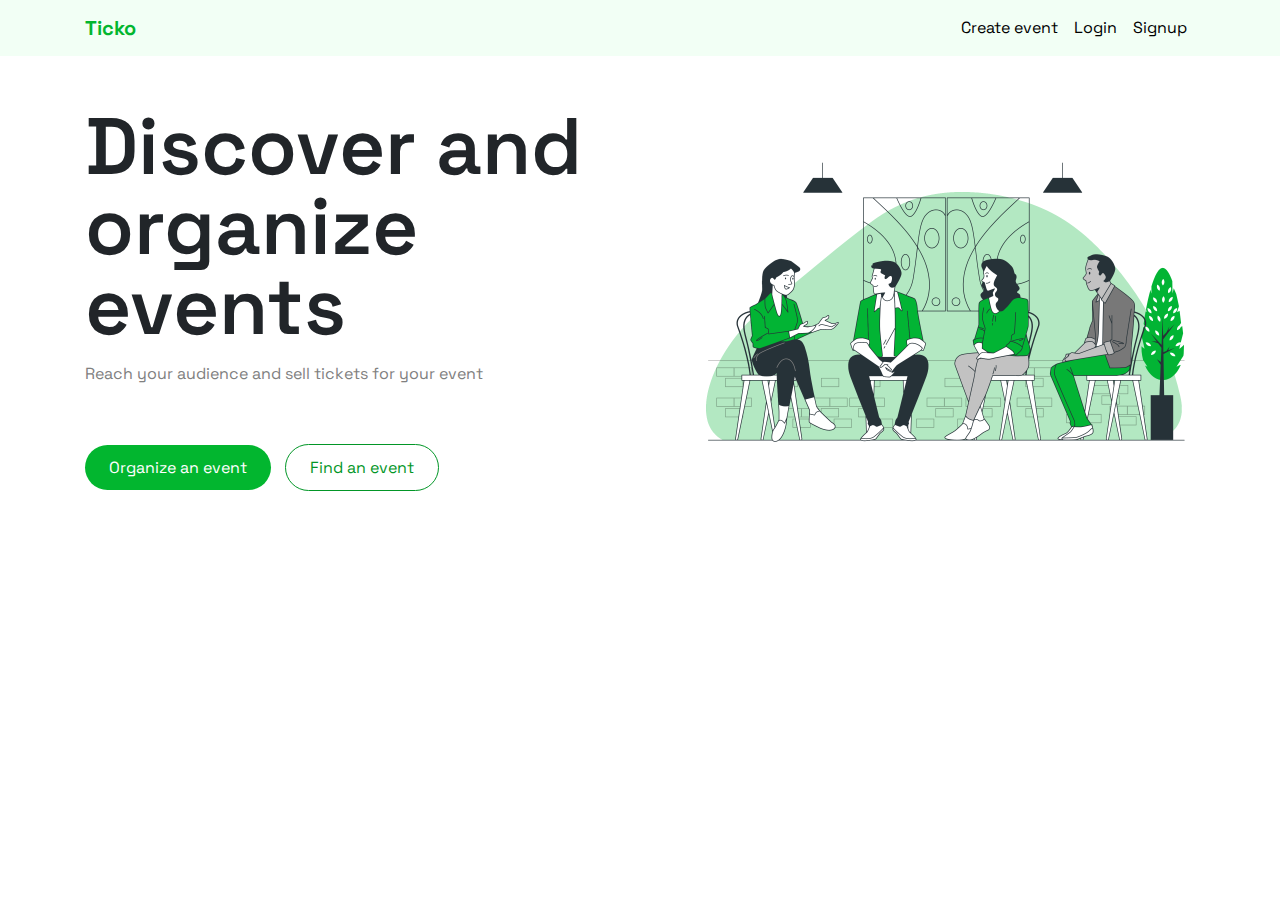
<file: index.html>
<html lang="en">
<head>
    <meta charset="UTF-8">
    <meta http-equiv="X-UA-Compatible" content="IE=edge">
    <meta name="viewport" content="width=device-width, initial-scale=1.0">
    <title>Ticko</title>

    <!--links-->
    <link rel="stylesheet" href="style.css">

    <link rel="preconnect" href="https://fonts.googleapis.com">
    <link rel="preconnect" href="https://fonts.gstatic.com" crossorigin>
    <link href="https://fonts.googleapis.com/css2?family=Space+Grotesk:wght@300;400;500;600;700&display=swap"
        rel="stylesheet">

    <!--Bootstrap-->
    <link rel="stylesheet" href="https://cdn.jsdelivr.net/npm/bootstrap@4.6.1/dist/css/bootstrap.min.css">

</head>
<body>

    <!--Navbar-->
    
    <nav class="navbar navbar-expand-lg bg">
        <div class="container">

            <a class="navbar-brand" href="#">Ticko</a>
            <button class="navbar-toggler" type="button" data-toggle="collapse" data-target="#navbarSupportedContent"
                aria-controls="navbarSupportedContent" aria-expanded="false" aria-label="Toggle navigation">
                <span class="navbar-toggler-icon"></span>
            </button>
        
            <div class="collapse navbar-collapse" id="navbarSupportedContent">
                <ul class="navbar-nav mr-auto">
                    <li class="nav-item active">
                        <a class="nav-link" href="#"></a>
                    </li>
                    <li class="nav-item">
                        <a class="nav-link" href="#"></a>
                    </li>
                </ul>
                <form class="form-inline my-2 my-lg-0">
                    <ul class="navbar-nav mr-auto">
                        <li class="nav-item active">
                            <a class="nav-link" href="./createvent.html">Create event</a>
                        </li>
                        <li class="nav-item">
                            <a class="nav-link" href="./loginpage.html">Login</a>
                        </li>
                        <li class="nav-item">
                            <a class="nav-link" href="./signupPage.html">Signup</a>
                        </li>
                    </ul>
                </form>
            </div>
        </div>
    </nav>

    <div class="container">
        <div class="land">
            <div class="cta">
                <p class="title-1">Discover and organize events</p>
                <p class="slog">Reach your audience and sell tickets for your event</p>
                <a href="./createvent.html">Organize an event</a>
                <a href="./events.html" class="ghost-btn">Find an event</a>
            </div>
            <img src="./landing-pic2.png" alt="illustration">

        </div>
    </div>




    <!--Bp Scripts-->
    <script src="https://cdn.jsdelivr.net/npm/jquery@3.5.1/dist/jquery.slim.min.js"></script>
    <script src="https://cdn.jsdelivr.net/npm/bootstrap@4.6.1/dist/js/bootstrap.bundle.min.js"></script>
    <script></script>

</body>
</html>
</file>
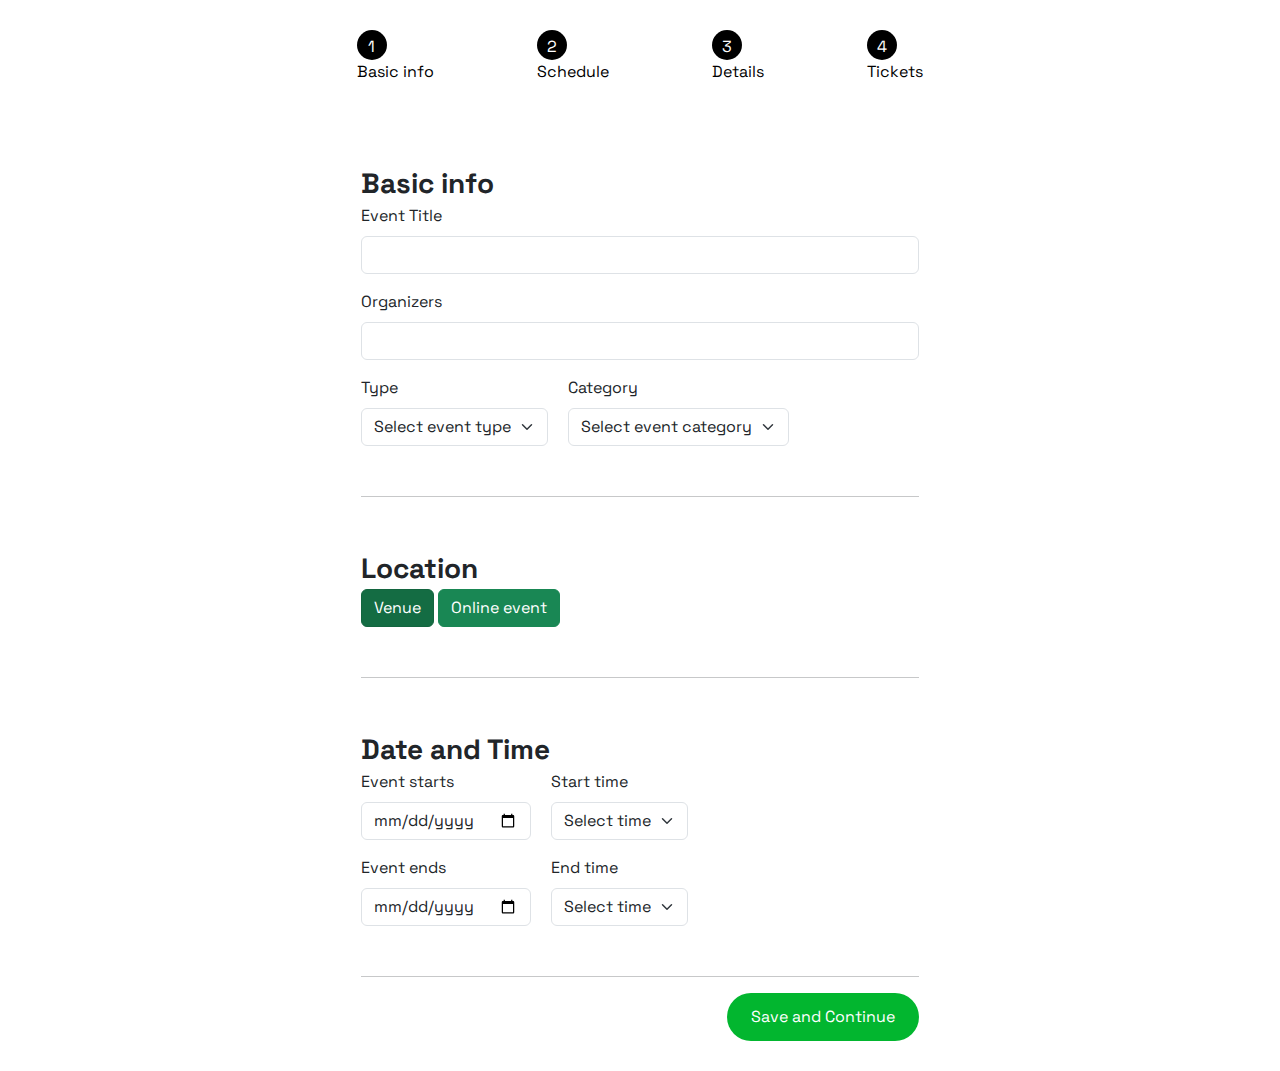
<file: createvent.html>
<html lang="en">

<head>
    <meta charset="UTF-8">
    <meta http-equiv="X-UA-Compatible" content="IE=edge">
    <meta name="viewport" content="width=device-width, initial-scale=1.0">
    <title>Create event</title>

    <!--links-->
    <link rel="stylesheet" href="events.css">

    <link rel="preconnect" href="https://fonts.googleapis.com">
    <link rel="preconnect" href="https://fonts.gstatic.com" crossorigin>
    <link href="https://fonts.googleapis.com/css2?family=Space+Grotesk:wght@300;400;500;600;700&display=swap"
        rel="stylesheet">

    <!--Bootstrap-->
    <link href="https://cdn.jsdelivr.net/npm/bootstrap@5.1.3/dist/css/bootstrap.min.css" rel="stylesheet">
    <script src="https://cdn.jsdelivr.net/npm/bootstrap@5.1.3/dist/js/bootstrap.bundle.min.js"></script>

</head>

<body>

    <div class="container">
        <div class="steps">
            <div class="step">
                <div class="num">
                    <p class="step-num">1</p>
                </div>
                <a href="">Basic info</a>
            </div>
            <div class="step">
                <div class="num">
                    <p class="step-num">2</p>
                </div>
                <a href="">Schedule</a>
            </div>
            <div class="step">
                <div class="num">
                    <p class="step-num">3</p>
                </div>
                <a href="">Details</a>
            </div>
            <div class="step">
                <div class="num">
                    <p class="step-num">4</p>
                </div>
                <a href="">Tickets</a>
            </div>
        </div>

    </div>


    <div class="container">
        <div class="form">
            <div class="basic">

                <p class="title2">Basic info</p>
                <div class="mb-3">
                    <label class="form-label">Event Title</label>
                    <input type="email" class="form-control" placeholder="">
                </div>
                <div class="mb-3">
                    <label class="form-label">Organizers</label>
                    <input type="email" class="form-control" placeholder="">
                </div>
                
                <div class="mb-3">
                    <div class="selection">
                        <div class="type">
                            <label class="form-label">Type</label>
                            <select class="form-select">
                                <option selected>Select event type</option>
                                <option value="1">Seminar</option>
                                <option value="2">Conference</option>
                                <option value="3">Other</option>
                            </select>
                        </div>
                        <div class="Category">
                            <label class="form-label">Category</label>
                            <select class="form-select">
                                <option selected>Select event category</option>
                                <option value="1">One</option>
                                <option value="2">Two</option>
                                <option value="3">Three</option>
                            </select>
                        </div>
                    </div>
                </div>
            </div>

            <hr>
            
            <div class="location">
                <p class="title2">Location</p>
                
                <div class="mb-3">
                    <input type="radio" class="btn-check" name="options" id="option1" autocomplete="off" checked>
                    <label class="btn btn-success" for="option1">Venue</label>
                    
                    <input type="radio" class="btn-check" name="options" id="option2" autocomplete="off">
                    <label class="btn btn-success" for="option2">Online event</label>
                    
                </div>
                
                
            </div>
            
            <hr>
            
            <div class="datentime">
                <p class="title2">Date and Time</p>

                <div class="mb-3">
                    <div class="selection">
                        <div class="start-date">
                            <label class="form-label">Event starts</label>
                            <input type="date" class="form-control" placeholder="">
                        </div>
                        <div class="Category">
                            <label class="form-label">Start time</label>
                            <select class="form-select">
                                <option selected>Select time</option>
                                <option value="1">7:00AM</option>
                                <option value="2">7:30AM</option>
                                <option value="3">8:00AM</option>
                            </select>
                        </div>
                        
                    </div>
                </div>
                
                <div class="mb-3">
                    <div class="selection">
                        <div class="start-date">
                            <label class="form-label">Event ends</label>
                            <input type="date" class="form-control" placeholder="">
                        </div>
                        <div class="Category">
                            <label class="form-label">End time</label>
                            <select class="form-select">
                                <option selected>Select time</option>
                                <option value="1">7:00AM</option>
                                <option value="2">7:30AM</option>
                                <option value="3">8:00AM</option>
                            </select>
                        </div>
                        
                    </div>
                </div>
                
                
                
            </div>

            
            <hr>

            <a href="./schedule.html">Save and Continue</a>


        </div>
    </div>









    <!--Bp Scripts-->
    <script src="https://cdn.jsdelivr.net/npm/@popperjs/core@2.10.2/dist/umd/popper.min.js"></script>
    <script src="https://cdn.jsdelivr.net/npm/bootstrap@5.1.3/dist/js/bootstrap.min.js"></script>

</body>

</html>
</file>
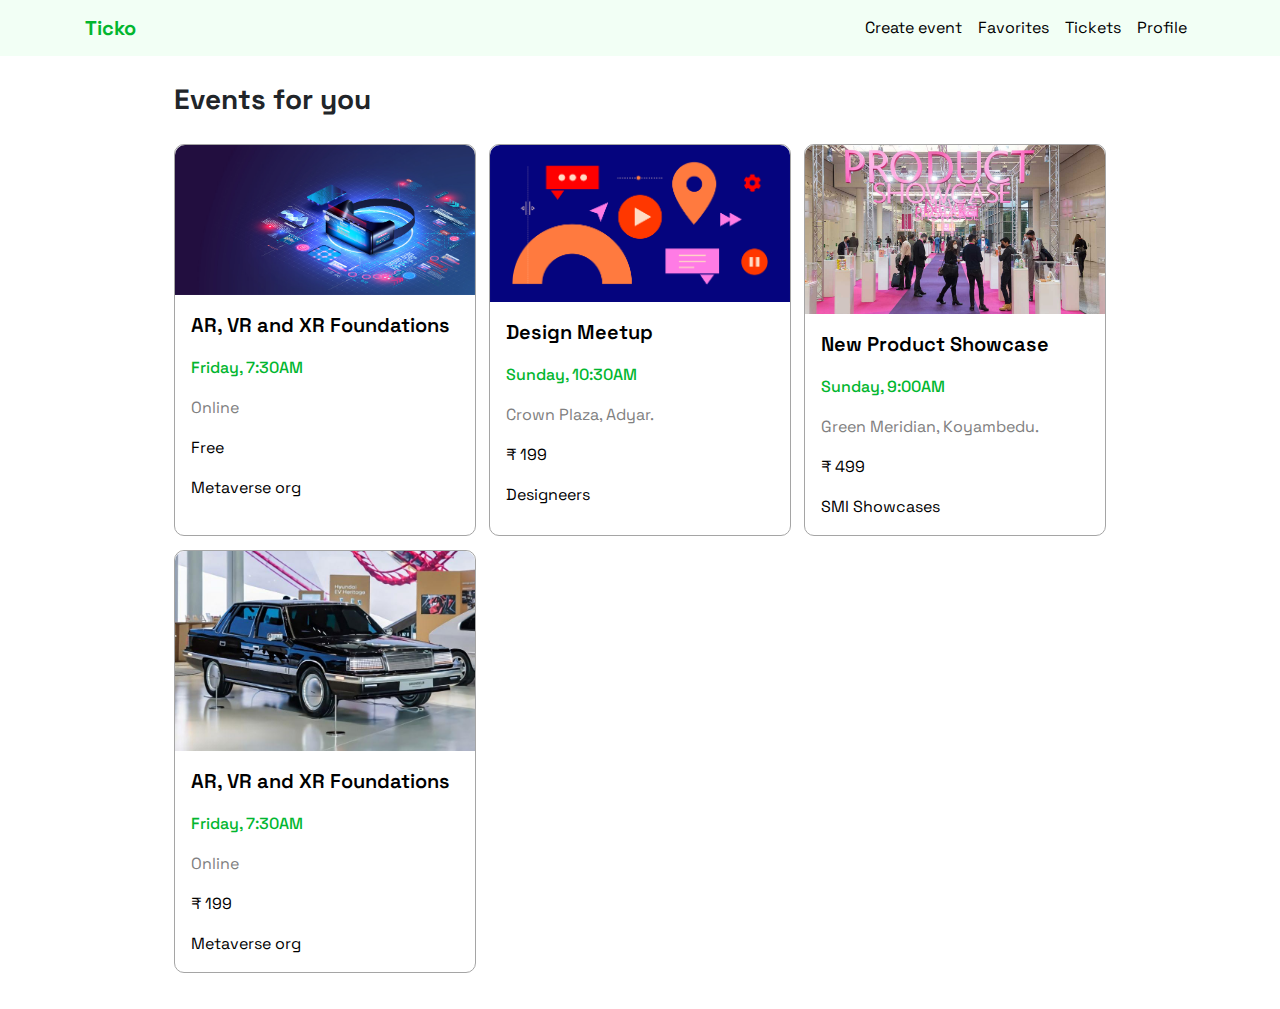
<file: events.html>
<html lang="en">

<head>
    <meta charset="UTF-8">
    <meta http-equiv="X-UA-Compatible" content="IE=edge">
    <meta name="viewport" content="width=device-width, initial-scale=1.0">
    <title>Document</title>

    <!--links-->
    <link rel="stylesheet" href="events.css">

    <link rel="preconnect" href="https://fonts.googleapis.com">
    <link rel="preconnect" href="https://fonts.gstatic.com" crossorigin>
    <link href="https://fonts.googleapis.com/css2?family=Space+Grotesk:wght@300;400;500;600;700&display=swap"
        rel="stylesheet">

    <!--Bootstrap-->
        <link rel="stylesheet" href="https://cdn.jsdelivr.net/npm/bootstrap@4.6.1/dist/css/bootstrap.min.css">


</head>

<body>

    <!--Navbar-->
    
    <nav class="navbar navbar-expand-lg bg">
        <div class="container">
    
            <a class="navbar-brand" href="index.html">Ticko</a>
            <button class="navbar-toggler" type="button" data-toggle="collapse" data-target="#navbarSupportedContent"
                aria-controls="navbarSupportedContent" aria-expanded="false" aria-label="Toggle navigation">
                <span class="navbar-toggler-icon"></span>
            </button>
    
            <div class="collapse navbar-collapse" id="navbarSupportedContent">
                <ul class="navbar-nav mr-auto">
                    <li class="nav-item active">
                        <a class="nav-link" href="#"></a>
                    </li>
                    <li class="nav-item">
                        <a class="nav-link" href="#"></a>
                    </li>
                </ul>
                <form class="form-inline my-2 my-lg-0">
                    <ul class="navbar-nav mr-auto">
                        <li class="nav-item active">
                            <a class="nav-link" href="createvent.html">Create event</a>
                        </li>
                        <li class="nav-item">
                            <a class="nav-link" href="#">Favorites</a>
                        </li>
                        <li class="nav-item">
                            <a class="nav-link" href="#">Tickets</a>
                        </li>
                        <li class="nav-item">
                            <a class="nav-link" href="#">Profile</a>
                        </li>
                    </ul>
                </form>
            </div>
        </div>
    </nav>

    <div class="container">

        <div class="cont2">

            <p class="title2">Events for you</p>
    
            <br>
            <div class="events">
                <a href="./each-event.html" class="car">
                    <img src="./vr.jpg" alt="">
                    <div class="details">
                        <p class="e-title">AR, VR and XR Foundations</p>
                        <p class="e-time">Friday, 7:30AM</p>
                        <p class="e-place">Online</p>
                        <p class="e-cost">Free</p>
                        <p class="e-organizer">Metaverse org</p>
                    </div>
                </a>
                <a href="./each-event.html" class="car">
                    <img src="./meetup.png" alt="">
                    <div class="details">
                        <p class="e-title">Design Meetup</p>
                        <p class="e-time">Sunday, 10:30AM</p>
                        <p class="e-place">Crown Plaza, Adyar.</p>
                        <p class="e-cost">₹ 199</p>
                        <p class="e-organizer">Designeers</p>
                    </div>
                </a>
                <a href="./each-event.html" class="car">
                    <img src="./ps.jpg" alt="">
                    <div class="details">
                        <p class="e-title">New Product Showcase</p>
                        <p class="e-time">Sunday, 9:00AM</p>
                        <p class="e-place">Green Meridian, Koyambedu.</p>
                        <p class="e-cost">₹ 499</p>
                        <p class="e-organizer">SMI Showcases</p>
                    </div>
                </a>
                <a href="./each-event.html" class="car">
                    <img src="./hev.jpg" alt="">
                    <div class="details">
                        <p class="e-title">AR, VR and XR Foundations</p>
                        <p class="e-time">Friday, 7:30AM</p>
                        <p class="e-place">Online</p>
                        <p class="e-cost">₹ 199</p>
                        <p class="e-organizer">Metaverse org</p>
                    </div>
                </a>
                
                
            </div>
        </div>

    </div>







    <!--Bp Scripts-->
    <script src="https://cdn.jsdelivr.net/npm/jquery@3.5.1/dist/jquery.slim.min.js"></script>
    <script src="https://cdn.jsdelivr.net/npm/bootstrap@4.6.1/dist/js/bootstrap.bundle.min.js"></script>

</body>
    
</html>
</file>
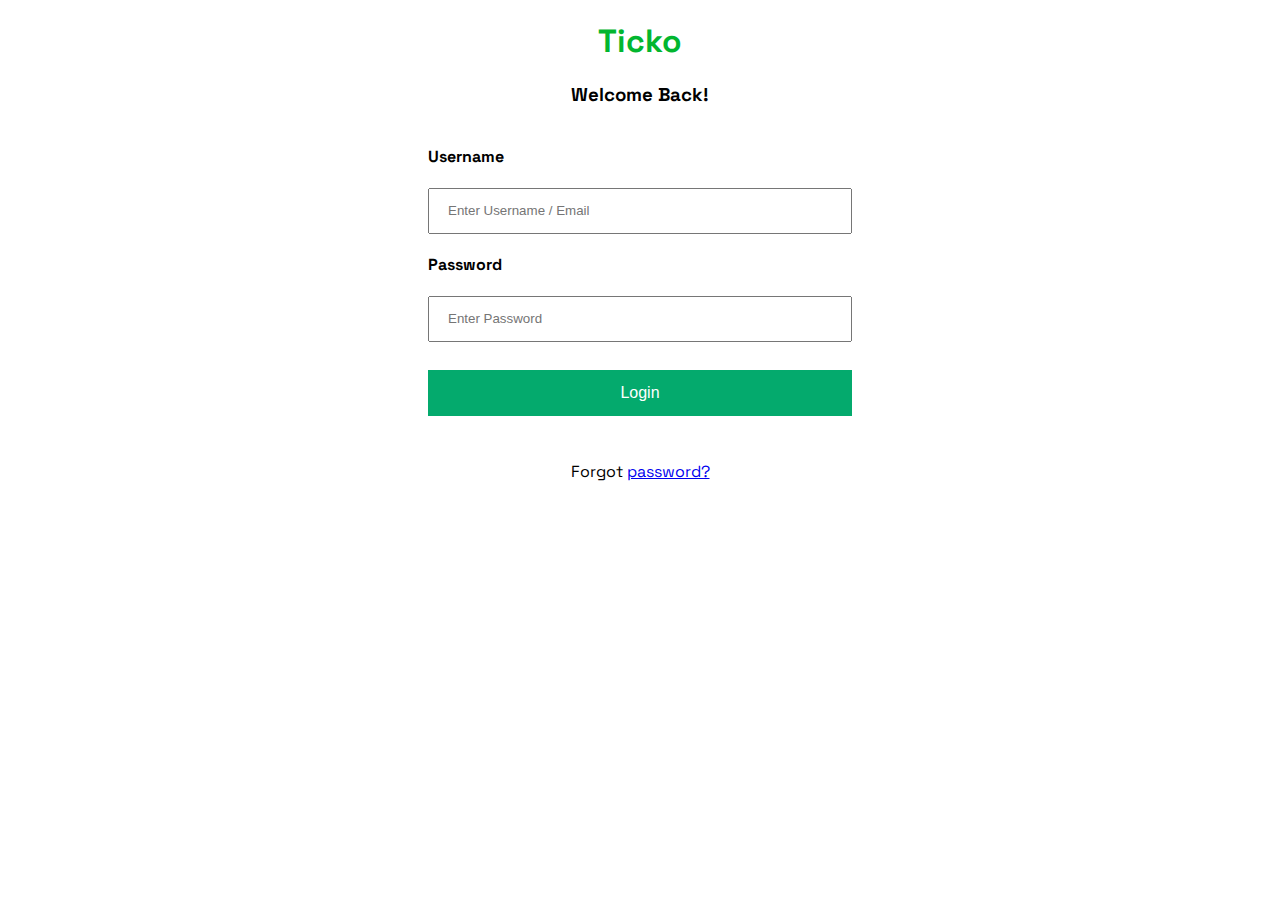
<file: loginpage.html>
<!DOCTYPE html>
<html lang="en">
<head>
    <meta charset="UTF-8">
    <meta http-equiv="X-UA-Compatible" content="IE=edge">
    <meta name="viewport" content="width=device-width, initial-scale=1.0">
    <title>Document</title>
    <link rel="stylesheet" href="loginstyle.css">

    <link rel="preconnect" href="https://fonts.googleapis.com">
    <link rel="preconnect" href="https://fonts.gstatic.com" crossorigin>
    <link href="https://fonts.googleapis.com/css2?family=Space+Grotesk:wght@300;400;500;600;700&display=swap"
        rel="stylesheet">

</head>
<body>
    <div class="brand">
        <h1>Ticko</h1>
        <h3>Welcome Back!</h3><br>
    </div>
    <div class="login-form">
            <form >
                <label>Username</label>
                <br><br>
                <input type="text" placeholder="Enter Username / Email" name="uname" required><br>
                <label>Password</label>
                <br>
                <br>
            
           <input type="password" placeholder="Enter Password" name="psw" required>
           <br> 
            <button type="submit"><a href="./events.html">Login</a></button><br>
            <br>            
            
            <p class="psw">Forgot <a href="#">password?</a></p>
        </div>
    </form>
</body>
</html>
</file>
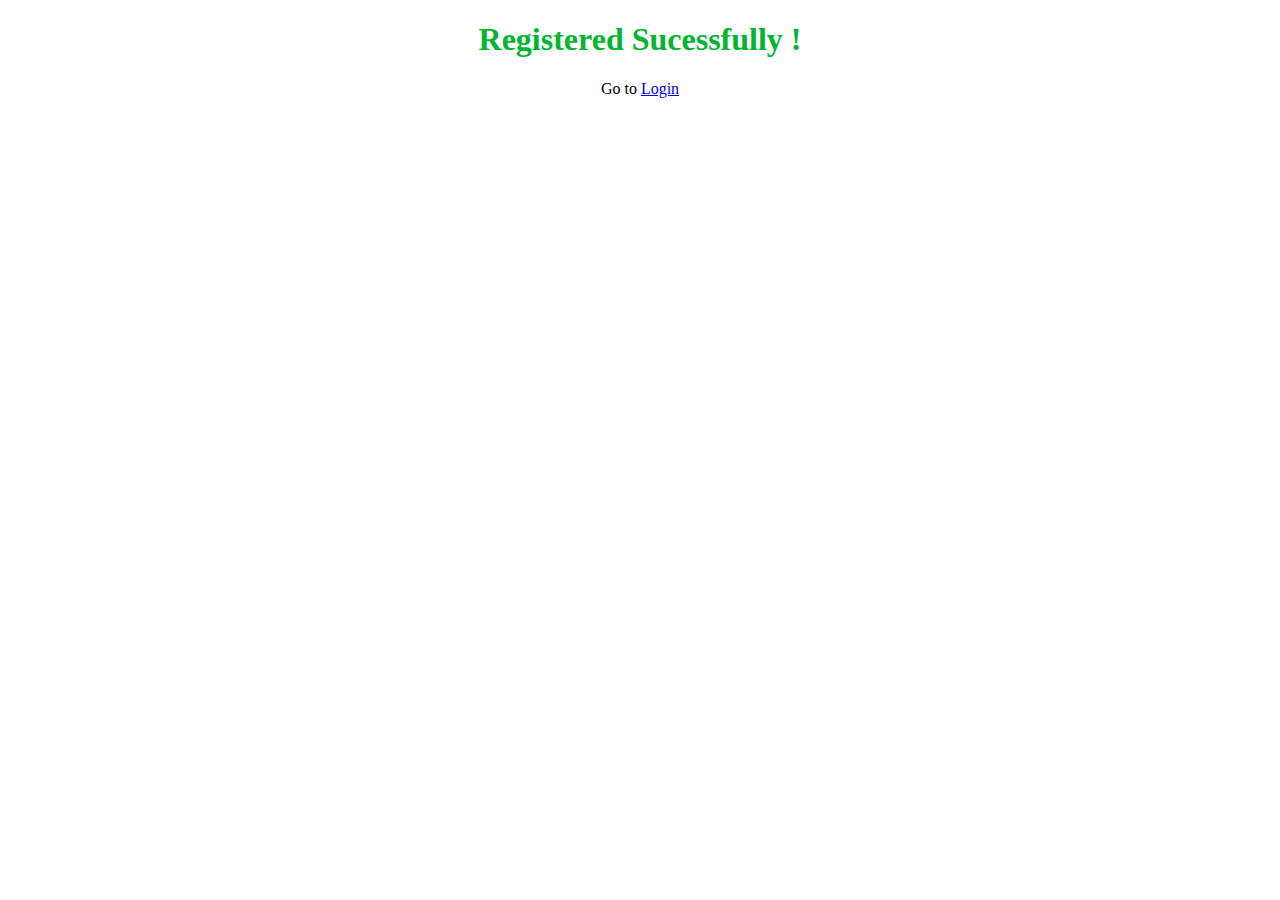
<file: register.html>
<!DOCTYPE html>
<html lang="en">
<head>
    <meta charset="UTF-8">
    <meta http-equiv="X-UA-Compatible" content="IE=edge">
    <meta name="viewport" content="width=device-width, initial-scale=1.0">
    <title>Document</title>
</head>
<body>
    <h1 style="text-align: center;color: rgb(2, 182, 47);"> Registered Sucessfully !</h1>
    <p style="text-align: center">Go to <a href="loginpage.html">Login</a></p>
</body>
</html>
</file>
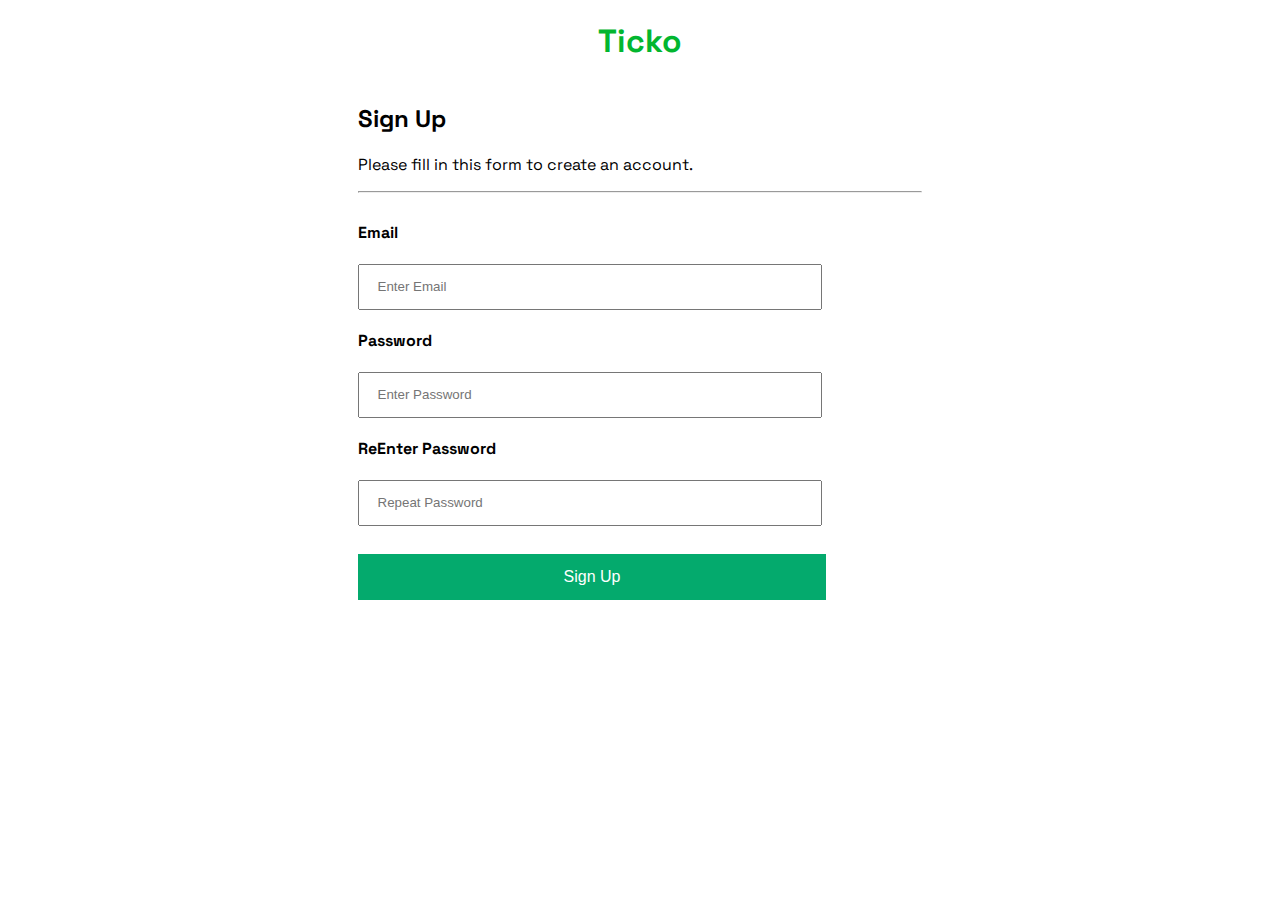
<file: signupPage.html>
<!DOCTYPE html>
<html lang="en">
<head>
    <meta charset="UTF-8">
    <meta http-equiv="X-UA-Compatible" content="IE=edge">
    <meta name="viewport" content="width=device-width, initial-scale=1.0">
    <title>Document</title>
    <link rel="stylesheet" href="signupstyle.css">
    <link rel="preconnect" href="https://fonts.googleapis.com">
    <link rel="preconnect" href="https://fonts.gstatic.com" crossorigin>
    <link href="https://fonts.googleapis.com/css2?family=Space+Grotesk:wght@300;400;500;600;700&display=swap"
        rel="stylesheet">

</head>
<body>
    <div class="brand">
        <h1>Ticko</h1>
    </div>
    <div class="signup-form">
    <form>
        <h2>Sign Up</h2>
      <p>Please fill in this form to create an account.</p>
      <hr>
      <br>
      <label>Email</label><br><br>
      <input type="text" placeholder="Enter Email" name="email" required><br>
      <label> Password</label><br><br>
      <input type="password" placeholder="Enter Password" name="psw" required><br>

      <label>ReEnter Password</label><br><br>
      <input type="password" placeholder="Repeat Password" name="psw-repeat" required>

        <button type="submit"><a href="register.html">Sign Up</a></button>
    </div>
</form>
</body>
</html>
</file>
<file: style.css>
body{
    font-family: 'Space Grotesk', sans-serif !important;
    background-color: rgb(255, 255, 255) !important;
}

nav.bg{
    background-color: rgb(242, 255, 245);
}

a.navbar-brand{
    font-weight: 700;
    color: rgb(2, 182, 47) !important;
}

.nav-item .nav-link{
    color: black !important;
    transition: all .2s ease-in;
}

.navbar-nav .nav-item.active{
    color: rgb(2, 182, 47) !important;
    
}

.nav-item .nav-link:hover{
    color: rgb(2, 182, 47) !important;
}

.land{
    display: flex;
}

.land .title-1{
    margin-top: 50px;
}

.land .slog{
    color: grey;
    margin-bottom: 70px;
}

.land a{
    background-color: rgb(2, 182, 47);
    color: #fff;
    padding: 12px 24px;
    border-radius: 40px;
    text-decoration: none;
    transition: all .2s ease-in;
}

.land a.ghost-btn{
    background-color: #fff;
    border: 1px solid rgb(2, 150, 39);
    color: rgb(2, 150, 39);
    text-decoration: none;
    transition: all .2s ease-in;
    margin-left: 10px;
}

.land a:hover{
    text-decoration: none;
    color: #fff;
    background-color: rgb(2, 150, 39);
}

.land img{
    width: 500px;
    margin-left: 30px;
    align-items: center;
}






/*TEXTS*/

.title-1{
    font-size: 80px;
    font-weight: 600;
    line-height: 80px;
}
</file>
<file: events.css>
body{
    font-family: 'Space Grotesk', sans-serif !important;
}

/*NAV*/

nav.bg {
    background-color: rgb(242, 255, 245);
}

a.navbar-brand {
    font-weight: 700;
    color: rgb(2, 182, 47) !important;
}

.nav-item .nav-link {
    color: black !important;
    transition: all .2s ease-in;
}

.navbar-nav .nav-item.active {
    color: rgb(2, 182, 47) !important;

}

.nav-item .nav-link:hover {
    color: rgb(2, 182, 47) !important;
}


/*OTHERS*/

.steps{
    display: flex;
    justify-content: space-around;
    align-items: center;
    padding: 0% 20%;
    margin-top: 30px;

}

.steps .step{
    text-align: center;
}

.num{
    background-color: #000;
    border-radius: 50px;
    width: 30px;
    height: 30px;
}

.step-num{
    margin-bottom: 0%;
    padding: 5px;
    color: #fff;
}

.step a{
    color: #000;
    text-decoration: none;
}

.form{
    padding: 7% 25%;
}

.selection{
    display: flex;
}

.type,.start-date{
    margin-right: 20px;
}


select{
    width: 100%;
}

.basic{
    margin-bottom: 50px;
}

.location, .datentime{
    margin-top: 50px;
    margin-bottom: 50px;
}



.title2{
    font-size: 28px;
    font-weight: 700;
    margin-bottom: 0;
}

.title3{
    font-size: 18px;
    font-weight: 500;

}


.form a{
    background-color: rgb(2, 182, 47);
    color: #fff;
    padding: 12px 24px;
    border-radius: 40px;
    text-decoration: none;
    transition: all .2s ease-in;
    float: right;
}

.form a:hover{
    text-decoration: none;
    color: #fff;
    background-color: rgb(2, 150, 39);
}

.form a.back-btn{
    background-color: #fff;
    border: 1px solid rgb(2, 150, 39);
    color: rgb(2, 150, 39);
    text-decoration: none;
    transition: all .2s ease-in;
    margin-right: 10px;
}



/*EVENTS*/


.events{
    display: flex;
    justify-content: space-between;
    flex-wrap: wrap;
}
.cont2{
    padding: 2% 8%;
}

a.car{
    color: #000;
    border: 1px solid #a5a5a5;
    border-radius: 10px;
    margin-bottom: 14px;
    text-decoration: none;
    transition: all .2s ease-in-out;
}

.car:hover{
    color: #000;
    -webkit-box-shadow: 0px 2px 15px -6px rgba(0,0,0,0.75);
    -moz-box-shadow: 0px 2px 15px -6px rgba(0,0,0,0.75);
    box-shadow: 0px 2px 15px -6px rgba(0,0,0,0.75);
    text-decoration: none;
}

.car img{
    width: 300px;
    margin-bottom: 15px;
    border-top-left-radius: 10px;
    border-top-right-radius: 10px;
}

.details{
    margin-left: 16px;
}

.e-title{
    font-weight: 600;
    font-size: 20px;
}

.e-time{
    color: rgb(2, 182, 47);
    font-weight: 500;
}

.e-place{
    color: grey;
        
}






/*EACH-EVENT*/


a.back{
    color: #000;
    text-decoration: none;
    transition: all .2s ease-in-out;
}

a.back:hover{
    padding-left: 0%;
}


.event-box{
    display: flex;

}

.event-details{
    width: 650px;
    margin-right: 20px;
}

.ticket-purchase{
    border: solid 1px #8a8a8a;
    border-radius: 4px;
    padding: 20px;
    width: 300px;
}

.ticket-purchase a{
    background-color: rgb(2, 182, 47);
    color: #fff;
    padding: 12px 24px;
    border-radius: 40px;
    text-decoration: none;
    transition: all .2s ease-in;
}

.ticket-purchase a:hover{
    color: #fff;
    background-color: rgb(4, 160, 43);

}

.event-details img{
    width: 100%;
}

.datenvenue{
    display: flex;
}

p i{
    font-size: 10px;
}

.datenvenue .e-place{
    margin-left: 10px;
}






@media (max-width: 460px) {
    .event-box{
        flex-direction: column;
    }
    
}
</file>
<file: loginstyle.css>
body {
  font-family: 'Space Grotesk', sans-serif !important;

}

.login-form{
  display: flex;
  flex-direction: column;
  justify-content: center;
  align-items: center;
}

.brand{
  text-align: center;
  color: rgb(2, 182, 47);
}
h3 {
  color: black;
}
input[type="text"], input[type="password"]{
  width: 400px;
  height: 40px;
  padding-left: 18px;
  margin-bottom: 20px;
 
}
label {
  font-weight: bold;
}
button {
  background-color: #04AA6D;
  color: white;
  padding: 14px 20px;
  margin: 8px 0;
  border: none;
  cursor: pointer;
  width: 100%;
}

.psw {
  text-align: center;
}

button a {
  text-decoration: none;
  color: #fff;
  font-size: 16px;
}
</file>
<file: signupstyle.css>
body {
    font-family: 'Space Grotesk', sans-serif !important;
  
  }
  
  .signup-form{
    display: flex;
    flex-direction: column;
    justify-content: center;
    align-items: center;
  }

  .brand{
    text-align: center;
    color: rgb(2, 182, 47);
  }

  h3 {
    color: black;
  }

  input[type="text"], input[type="password"] {
    width: 440px;
    height: 40px;
    padding-left: 18px;
    margin-bottom: 20px;
  }

  label {
    font-weight: bold;
  }

  button {
    background-color: #04AA6D;
    color: white;
    padding: 14px 20px;
    margin: 8px 0;
    border: none;
    cursor: pointer;
    width: 83%;
  }

  .psw {
    text-align: center;
  }

  button a{
    text-decoration: none;
    color: #fff;
    font-size: 16px;
  }
</file>
